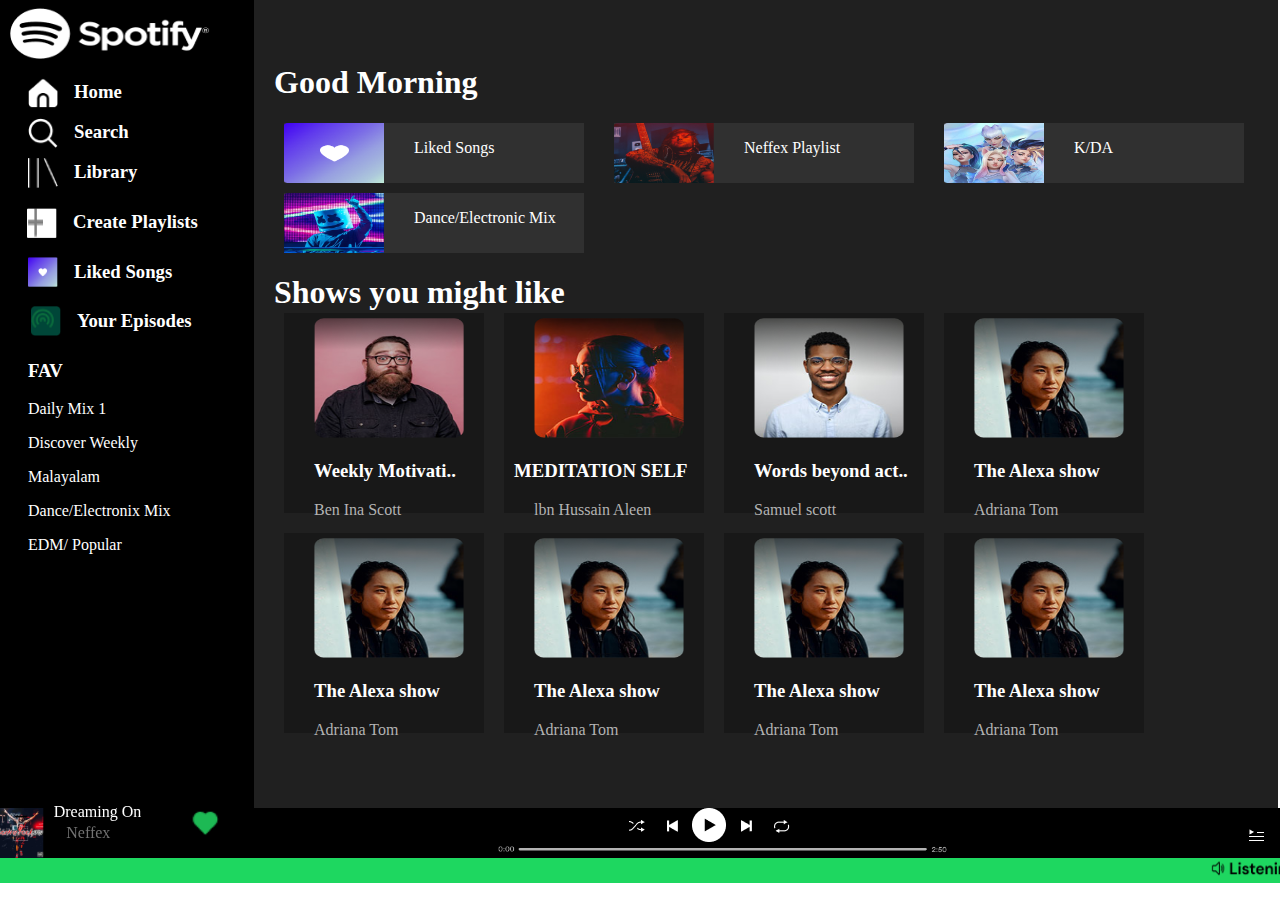
<file: index.html>
<!DOCTYPE html>
<html lang="en">
<head>
    <meta charset="UTF-8"> 
    <meta name="viewport" content="width=device-width, initial-scale=1.0">
    <title>Document</title>
    <link href="style.css" rel="stylesheet"/> 
</head> 
<body>
    <div class="body">
        <div class="top">
            <div class="sidebar-container">
                <div class="logo">
                    <img src="./images/logo.png" alt="logo">
                </div> 
                <div class="home-1"> 
                <img src="./images/fi-ss-home.png">
                <h3>Home</h3>
            </div>
            <div class="search">
             <img src="./images/fi-rs-search.png"> 
             <h3>Search</h3>
            </div>
                <div class="library">
                <img src="./images/library (1).png">  
               <h3>Library</h3>
            </div>
                <div class="plus">
                <img src="./images/fi-ss-plus-small (1).png" class="plus-1">
                <img src="./images/Rectangle 9.png" class="rect-9">  
               <a href="playlist.html"><h3>Create Playlists</h3></a> 
            </div>
                <div class="heart">
                <img src="./images/Group 2.png">    
               <h3>Liked Songs</h3>
            </div>
                 <div class="podcast">
                 <img src="./images/gg_media-podcast (1).png" class="podcast-1">   
                 <img src="./images/Rectangle 10.png" class="rect-10">  
               <h3>Your Episodes</h3>
            </div>
                <div class="fav">
                 <h3>FAV</h3>
                 <p>Daily Mix 1</p>
                 <p>Discover Weekly</p>
                 <p>Malayalam</p>
                 <p>Dance/Electronix Mix</p>
                 <p>EDM/ Popular</p>
                </div> 
                 <!-- <div>
                    <img src="./images/Install App.png" alt="installApp"> 
                </div>  -->
             </div>
             <div class="body-container">
                <div class="user">
                    <img src="./images/User.png" alt="user">
                </div>
                <h1>Good Morning</h1>
                <div class="title-songs-container">
                  <div class="t1">
                    <img src="./images/heart.png">
                    <p>Liked Songs</p>
                  </div>
                  <div class="t2">
                    <img src="./images/Group 1 (1).png">
                    <p>Neffex Playlist</p>
                  </div>
                  <div class="t3">
                    <img src="./images/Group 1.png">
                    <p>K/DA</p>
                  </div>
                </div>
                <div class="t4">
                    <img src="./images/Group 1 (2).png">
                    <p>Dance/Electronic 
                       Mix
                    </p>
                  </div>
                <h1>Shows you might like</h1>
                <div class="shows-container">
                    <div class="show-1">
                        <img src="./images/Rectangle 16.png">
                        <h3>Weekly Motivati..</h3>
                        <p>Ben Ina Scott</p>
                    </div>
                    <div class="show-2">
                        <img src="./images/Rectangle 16 (1).png">
                        <h3>MEDITATION SELF</h3>
                        <p>lbn Hussain Aleen</p>
                    </div>
                    <div class="show-3">
                        <img src="./images/Rectangle 16 (2).png">
                        <h3>Words beyond act..</h3>
                        <p>Samuel scott</p>
                    </div>
                    <div class="show-4">
                        <img src="./images/Rectangle 16 (3).png">
                        <h3>The Alexa show</h3>
                        <p>Adriana Tom</p>
                    </div>
                </div>
                 <div class="shows-container-1">
                    <div class="show-4-1">
                        <img src="./images/Rectangle 16 (3).png">
                        <h3>The Alexa show</h3>
                        <p>Adriana Tom</p>
                    </div>
                    <div class="show-4-1">
                        <img src="./images/Rectangle 16 (3).png">
                        <h3>The Alexa show</h3>
                        <p>Adriana Tom</p>
                    </div>
                    <div class="show-4-1">
                        <img src="./images/Rectangle 16 (3).png">
                        <h3>The Alexa show</h3>
                        <p>Adriana Tom</p>
                    </div>
                    <div class="show-4-1">
                        <img src="./images/Rectangle 16 (3).png">
                        <h3>The Alexa show</h3>
                        <p>Adriana Tom</p>
                    </div>
                </div> 
             </div> 
        </div>
        <div class="footer">
        <div class="footer-container">
            <img src="./images/Rectangle 20.png">
            <p class="para-2">Dreaming On</p>
            <p class="para-3">Neffex</p> 
            <img src="./images/bx_bxs-heart.png" class="img-heart">
        </div>
        <div class="footer-container-2">
            <img src="./images/shuffle.png">
            <img src="./images/back.png">
            <img src="./images/play.png">
            <img src="./images/forward.png">
            <img src="./images/repeat.png">
        </div>
        <div class="footer-container-3">
            <img src="./images/Group 4 (1).png">
        </div>
        <div class="footer-container4">
            <img src="./images/Group 9 (1).png">
        </div>
    </div> 
        <div class="listening-on-device">
        <img src="./images/Listening on DEVICE.png" alt="listening-on-device">
        </div> 
    </div> 
</div> 
</body>
</html>
</file>
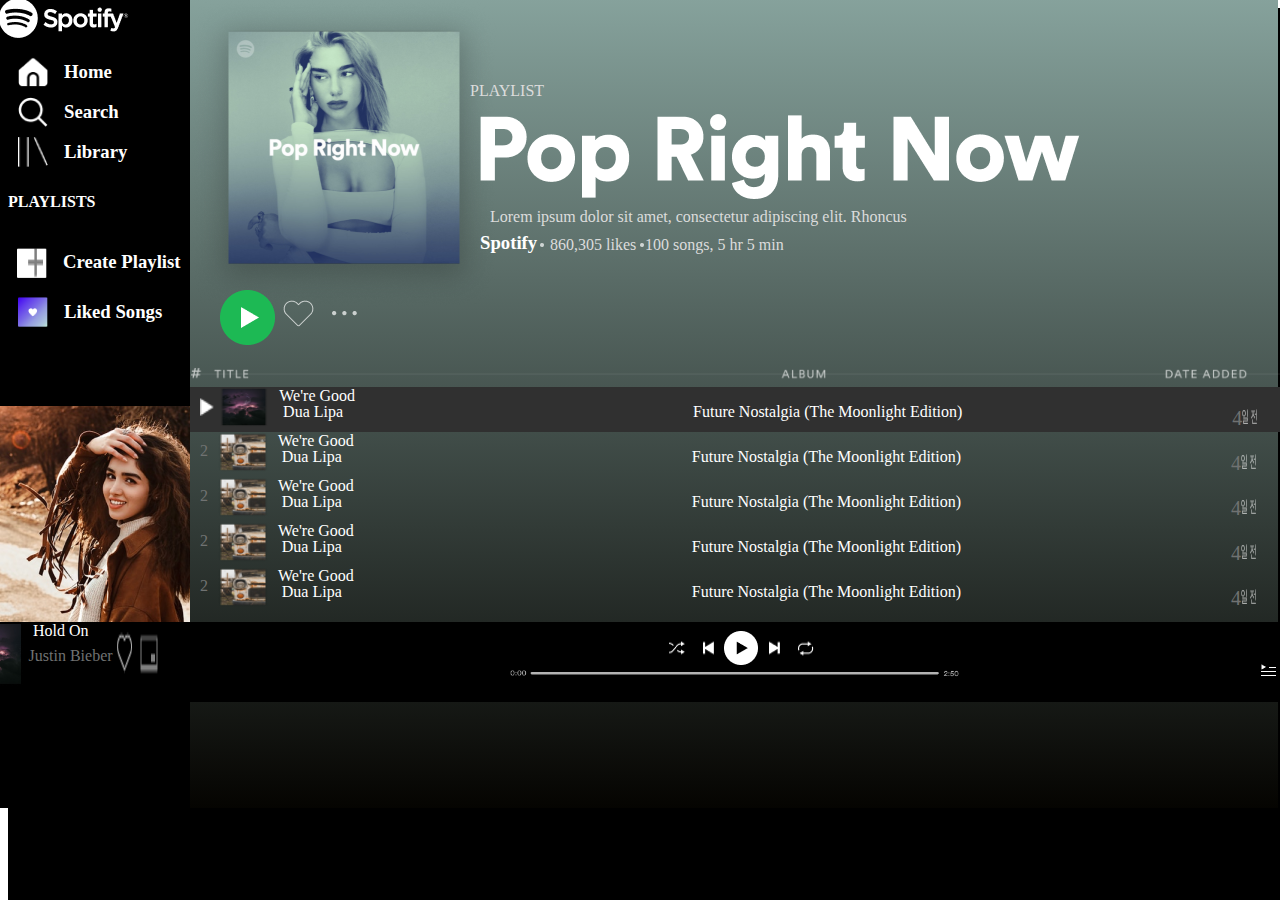
<file: playlist.html>
<!DOCTYPE html>
<html lang="en">
<head>
    <meta charset="UTF-8">
    <meta name="viewport" content="width=device-width, initial-scale=1.0">
    <title>Document</title>
    <link href="styles.css" rel="stylesheet"/> 
</head>
<body>
       <div class="body-1">
        <div class="container">
            <div class="side-container">
                <div class="logo-1">
                    <img src="./images2/logo.png" alt="logo-1">
                </div> 

                <div class="frame">
                    <img src="./images2/fi-ss-home.png">
                    <a href="index.html"><h3>Home</h3></a>
                </div>   
                <div class="frame-1">
                    <img src="./images2/fi-rs-search.png">
                    <h3>Search</h3>
                </div> 
                <div class="frame-2">
                    <img src="./images2/library (1).png">
                    <h3>Library</h3> 
                </div>
                  <h4>PLAYLISTS</h4>
                  <div class="frame-3"> 
                    <img src="./images2/fi-ss-plus-small (1).png" class="plus-2">
                    <img src="./images2/Rectangle 9.png" class="rect-9-1">
                    <h3>Create Playlist</h3>
                </div>
                <div class="frame-4">
                    <img src="./images2/Group 2.png">
                    <h3>Liked Songs</h3> 
                </div>
                <div class="album">
                    <img src="./images2/album art.png" alt="album">
                </div>
            </div>
            <div class="body-container-1">
                <div class="pop-img">
                    <img src="./images2/스크린샷 2021-03-16 오후 4.04 2.png" alt="pop-img">
                </div>
                <p class="text">PLAYLIST</p>
                <div class="pop-text">
                    <img src="./images2/Pop Right Now.png" alt="pop-text">
                </div>
                <p class="para">Lorem ipsum dolor sit amet, consectetur adipiscing elit. Rhoncus</p>
                <h3 class="h4">Spotify</h3>
                <div class="ellipse"><img src="./images2/Ellipse 8.png"></div>
                <p class="likes">860,305 likes</p>
                <div class="ellipse-1"><img src="./images2/Ellipse 9.png"></div>
                <p class="time">100 songs, 5 hr 5 min</p>
             <div class="div-2">  
            <div class="btn">
                <img src="./images2/thumb_play.png"> 
            </div>
            <div class="heart">
                <img src="./images2/heart.png" alt="heart">
            </div>
            <div class="more">
                <img src="./images2/more_big.png"> 
            </div>  
        </div> 
             <div class="title-1">
                <img src="./images2/Group 16.png" alt="title-1">  
             </div>
             <div class="selected">
                <img src="./images2/Polygon 2.png" class="polygon">
                <img src="./images2/Rectangle 9 (2).png" class="r-2">
                <p class="p-2">We're Good</p>
                <p class="p-3">Dua Lipa</p>
                <p class="p-4">Future Nostalgia (The Moonlight Edition)</p>
                <div class="middle">
                    <p>4</p>
                <img src="./images2/일 전.png" class="img-3">
            </div> 
                <div class="end">
                <img src="./images2/heart (2).png" class="h-3">
                <p class="p-5">2:45</p>
                <img src="./images2/more.png" class="mr-1">
            </div> 
             </div>
             <div class="default">
                <p class="para">2</p>
                <img src="./images2/Rectangle 20.png" class="r-3">
                <p class="p-6">We're Good</p>
                <p class="p-7">Dua Lipa</p>
                <p class="p-8">Future Nostalgia (The Moonlight Edition)</p>
                <div class="middle-1">
                    <p>4</p>
                <img src="./images2/일 전.png" class="img-4">
            </div> 
                <div class="end-1">
                <img src="./images2/heart (2).png" class="h-4">
                <p class="p-9">2:45</p>
                <img src="./images2/more.png" class="mr-2">
            </div> 
             </div>
             <div class="default">
                <p class="para">2</p>
                <img src="./images2/Rectangle 20.png" class="r-3">
                <p class="p-6">We're Good</p>
                <p class="p-7">Dua Lipa</p>
                <p class="p-8">Future Nostalgia (The Moonlight Edition)</p>
                <div class="middle-1">
                    <p>4</p>
                <img src="./images2/일 전.png" class="img-4">
            </div> 
                <div class="end-1">
                <img src="./images2/heart (2).png" class="h-4">
                <p class="p-9">2:45</p>
                <img src="./images2/more.png" class="mr-2">
            </div> 
             </div>
             <div class="default">
                <p class="para">2</p>
                <img src="./images2/Rectangle 20.png" class="r-3">
                <p class="p-6">We're Good</p>
                <p class="p-7">Dua Lipa</p>
                <p class="p-8">Future Nostalgia (The Moonlight Edition)</p>
                <div class="middle-1">
                    <p>4</p>
                <img src="./images2/일 전.png" class="img-4">
            </div> 
                <div class="end-1">
                <img src="./images2/heart (2).png" class="h-4">
                <p class="p-9">2:45</p>
                <img src="./images2/more.png" class="mr-2">
            </div> 
             </div>
             <div class="default">
                <p class="para">2</p>
                <img src="./images2/Rectangle 20.png" class="r-3">
                <p class="p-6">We're Good</p>
                <p class="p-7">Dua Lipa</p>
                <p class="p-8">Future Nostalgia (The Moonlight Edition)</p>
                <div class="middle-1">
                    <p>4</p>
                <img src="./images2/일 전.png" class="img-4">
            </div> 
                <div class="end-1">
                <img src="./images2/heart (2).png" class="h-4">
                <p class="p-9">2:45</p>
                <img src="./images2/more.png" class="mr-2">
            </div> 
             </div>
           <div class="footer-1"> 
                <div class="ft-container">
                    <img src="./images2/Rectangle 9 (1).png">
                    <p class="para-2">Hold On</p>
                    <p class="para-3">Justin Bieber</p>
                    <img src="./images2/heart (3).png">
                    <img src="./images2/pip.png">
                </div>
                <div class="ft-container2">
                    <img src="./images2/shuffle.png">
                    <img src="./images2/back.png">
                    <img src="./images2/play.png">
                    <img src="./images2/forward.png">
                    <img src="./images2/repeat.png">
                </div>
                <div class="ft-container3">
                    <img src="./images2/Group 4 (1).png">
                </div>
                <div class="ft-container4">
                    <img src="./images2/Group 9 (1).png">
                </div>
            </div> 
        </div> 
       </div> 
</body>
</html>
</file>
<file: style.css>
.body{
    width: 100vw;
    height: 100vh;
    background-color: white;
    position: fixed;
} 
.top{
    display: flex;
}
.sidebar-container{
    height: 90vh;
    width: 20%;
    background-color: black; 
    margin-top: -10px;
    margin-left: -10px;
}
.logo > img{
    margin-left: 10px;
    margin-top: 10px;
    width:202.58px;
    height:50.53px;
}
.body-container{
   width:80%;
   height:90vh;
   background-color: rgb(32,32,32);
   margin-top: -10px;
}
.user > img{ 
    margin-left:1080px;
}
.title{
    display: flex;
    flex-direction: row;
    margin-top: -10px;
}
.title >img{
    width:350px; 
    height:50px;
    margin-left:20px;
}
.shows > img{
    width:1000px;
    height:400px;
    margin-left:20px;
}
.footer{
    display: flex;
    background-color: black;
   height:50px;
   margin-left: -10px;
   width: 1540px;
   z-index: 1;
   position: relative;
}
.footer-container{
    display: flex;
    color: white;
}
.footer-container > .para-2{
    margin-top: -5px;
    margin-left: 10px;
}
.footer-container > .para-3{
    color: #727272;
    margin-left: -75px;
}
.footer-container >.img-heart{
    margin-left: 80px;
    width: 30px;
    height: 30px;
}
.footer-container-2{
    margin-top: 0px;
    margin-left: 400px;
}
.footer-container-3 > img{
     width: 450px;
     margin-top:35px;
     margin-left: -300px;
}
.footer-container4{ 
    margin-top: 20px;
    margin-left: 300px;
}
.listening-on-device {
    margin-top:5px;
    margin-left: -10px;
}
.middle >a > img{
    height: 150px;
    margin-left: 20px;
    margin-top: 20px;
}
.home > img {
    height:150px;
    margin-top: 20px;
}

.listening-on-device > img{
    margin-top:-20px;
    height: 40px;
    width: 1540px;
} 
               /* sidebar */
.library{
    margin-left: 30px;
    margin-top: -10px;
    color: #fff;
    display: flex;
    gap:1rem;
    height: 50px;
    width: 230px;
    transition: background-color 0.5s ease-in-out;
}
.library > img{
  width:30px;
  height:30px;
  margin-top: 15px;
} 
.library:hover{ 
    height: 50px;
    width: 250px;
    background-color: #727272;
} 
.home-1{
    margin-left: 30px;
    margin-top: 0px;
    color: #fff;
    display:flex;
    gap:1rem;
    height: 50px;
    width: 230px;
     transition: background-color 0.3s ease-in-out;
}
.home-1 > img{
    width:30px;
    height:30px;
    margin-top: 15px;
}
.home-1:hover{ 
    height: 50px;
    width: 250px;
    background-color: #727272;
} 
.search{
    margin-left: 30px;
    margin-top: -10px;
    color: #fff;
    display: flex;
    gap:1rem;
    height: 50px;
    width: 230px;
    transition: background-color 0.3s ease-in-out;
}
.search > img{
    width:30px;
    height:30px;
    margin-top: 15px; 
}
.search:hover{ 
    height: 50px;
    width: 250px;
    background-color: #727272;
} 
.plus{
    margin-left: -18px;
    color: #fff;
    display: flex;
    gap:1rem;
}
.plus > .rect-9{
    width:30px;
    height:30px;
    margin-left: -40px;
    margin-top: 15px;
  }
.plus > .plus-1{
   padding-left: 40px;
   opacity: 0.5;
}
.plus > a{
    text-decoration: none;
    color:#fff;
}
.heart{
    margin-left: 30px;
    color: #fff;
    display: flex;
    margin-top: -10px;
    gap:1rem;
}
.heart > img{
    width:30px;
    height:30px;
    margin-top: 15px;
  } 
.podcast{
    margin-left: -8px;
    color: #fff;
    display: flex;
    margin-top: -10px;
    gap:1rem;
}
.podcast > .rect-10{ 
    width:30px;
    height:30px;
    margin-left: -40px;
    margin-top: 15px;
  }
.podcast > .podcast-1{
    padding-left: 40px;
    width: 25px;
    height: 25px;
    margin-top: 14px;
    opacity: 0.5;
}
.fav{
    margin-top: -10px;
   margin-left: 30px;
   color: #FFFFFF;
}
h1{
    color: #FFFFFF;
    margin-left: 20px;
    margin-top: - 5px;
}
.electronix{
    margin-top: 10px;
    margin-left: 25px;
    width: 350px;
    height: 50px;
}
            /* shows */
.shows-container{
    display:flex;
    margin-left: 30px;
    gap:20px;
}
.show-1{
    Width:200px;
    Height:200px;
    background-color: #181818;
    margin-top: -20px;
} 
.show-1 >img {
    width: 150px;
    height:120px;
    padding-left: 30px;
    padding-top: 5px;
}
.show-1 > h3{
    margin-left: 30px;
    color: white;
}  
.show-1 > p{
    margin-left: 30px;
    color:#B3B3B3;
}
.show-2{
    Width:200px;
    Height:200px;
    background-color: #181818;
    margin-top: -20px;
} 
.show-2 >img {
    width: 150px;
    height:120px;
    padding-left: 30px;
    padding-top: 5px;
}
.show-2 > h3{
    margin-left: 10px;
    color: white;
}  
.show-2 > p{
    margin-left: 30px;
    color:#B3B3B3;
} 
.show-3{
    Width:200px;
    Height:200px;
    background-color: #181818;
    margin-top: -20px;
} 
.show-3 >img {
    width: 150px;
    height:120px;
    padding-left: 30px;
    padding-top: 5px;
}
.show-3 > h3{
    margin-left: 30px;
    color: white;
}  
.show-3 > p{
    margin-left: 30px;
    color:#B3B3B3;
}  
.show-4{
    Width:200px;
    Height:200px;
    background-color: #181818;
    margin-top: -20px;
} 
.show-4 >img {
    width: 150px;
    height:120px;
    padding-left: 30px;
    padding-top: 5px;
}
.show-4 > h3{
    margin-left: 30px;
    color: white;
}  
.show-4 > p{ 
    margin-left: 30px;
    color:#B3B3B3;
} 
.show-4-1{
    Width:200px;
    Height:200px;
    background-color: #181818;
    margin-top: -20px;
} 
.show-4-1 >img {
    width: 150px;
    height:120px;
    padding-left: 30px;
    padding-top: 5px;
}
.show-4-1 > h3{
    margin-left: 30px;
    color: white;
}  
.show-4-1 > p{ 
    margin-left: 30px;
    color:#B3B3B3;
}     
.shows-container-1{
    display:flex;
    margin-left: 30px;
    gap:20px;
    padding-top:40px;
}  
        /* title */
.title-songs-container{
    display: flex;
}       
.t1{
    Width:300px;
    Height:60px;
    background-color: #303030;
    display: flex;
    margin-left: 30px;
}
.t1 > img{
    width: 100px;
    height:60px;
}
.t1 >p{
    color: #FFFFFF;
    padding-left: 30px;
}
.t2{
    Width:300px;
    Height:60px;
    background-color: #303030;
    display: flex;
    margin-left: 30px;
}
.t2 > img{
    width: 100px;
    height:60px;
}
.t2 >p{
    color: #FFFFFF;
    padding-left: 30px;
}
.t3{
    Width:300px;
    Height:60px;
    background-color: #303030;
    display: flex;
    margin-left: 30px;
}
.t3 > img{
    width: 100px;
    height:60px;
}
.t3 >p{
    color: #FFFFFF;
    padding-left: 30px;
}
.t4{
    Width:300px;
    Height:60px;
    background-color: #303030;
    display: flex;
    margin-left: 30px;
    margin-top:10px;
}
.t4 > img{
    width: 100px;
    height:60px;
}
.t4 >p{
    color: #FFFFFF;
    padding-left: 30px;
}
</file>
<file: styles.css>
.body-1{
    width: 100vw;
    height: 100vh;
    background-color: black;
    position: fixed;
}
.side-container{
    height: 90vh;
    width: 15%;
    background-color: black; 
    margin-top: -10px;
    margin-left: -10px;
} 
.body-container-1{ 
    width:85%; 
    height:90vh;
    background: linear-gradient(to top, #050401, #86a29c);
    margin-top: -10px;
 }
 .container{
    display:flex;
 }
 h4{
    color: #fff;
    margin-left:10px;
 }
 .album{
    margin-top:65px;
 }
.album > img {
    width:230px;
}
.text{
   color: gainsboro;
   width: 57px;
   height: 16px;
   margin-top: -230px;
   margin-left: 280px;
}
.pop-text{
    margin-left:290px; 
}
.para{
    margin-left:300px;
    margin-top:5px;
    color: gainsboro;
}
.h4{
    color: #FFFFFF;
    margin-left:290px;
    margin-top:-10px;
}
.ellipse{
    margin-left:350px;
    margin-top: -40px;
}
.likes{
    color: gainsboro;
    margin-left:360px;
    margin-top:-15px;
}
.ellipse-1{
    margin-left:450px;
    margin-top: -37px;
}
.time{
    color: gainsboro;
    margin-left:455px;
    margin-top:-15px;
}
.btn{
    margin-left:30px; 
    margin-top:20px;
}
.div-2{
     display: flex;
}
.heart{
    margin-top:20px;
}
.more{
    margin-top:20px;
} 
.title-1 > img{
width: 1400px;
height: 34.16px;
top: 514px;
left: 258.3px;
border: 1px; 
}
.selected{
    display: flex;
    width: 1300px;
    height: 45px;
    background-color: #303030;
}
.selected > .polygon{
    height: 20px;
    margin-left: 10px;
    margin-top: 10px;
}
.selected >.r-2{
     height: 40px;
     width: 50px;
     padding-left: 5px;
}
.selected > .p-2{
  margin-top: 0px;
  padding-left: 10px;
  color: #fff;
}
.selected > .p-3{
   margin-left: -72px;
   color: #fff;
}
.selected > .p-4{
    padding-left: 350px;
    color: #FFFFFF;
}
.end{
    display: flex;
    justify-content:space-evenly;
    padding-left:90px;
}
.middle{
    display: flex;
    padding-left: 270px;
}
.middle >.img-3{
    width:15px;
    height:15px;
    padding-top: 22px;
}
.middle >p{
    color: #707272;
    font-size: 20px;
}
.end > .p-5{
    color: #707272;
}


.default{
    display: flex;
    width: 1400px;
    height: 45px;
}
.default > .para{
    color: #707272;
    margin-left: 10px;
    margin-top: 10px;
}
.default >.r-3{
     height: 40px;
     width: 50px;
     padding-left: 10px;
}
.default > .p-6{
  margin-top: 0px;
  padding-left: 10px;
  color: #fff;
}
.default > .p-7{
   margin-left: -72px;
   color: #fff;
}
.default > .p-8{
    padding-left: 350px;
    color: #FFFFFF;
}
.end-1{
    display: flex;
    justify-content:space-evenly;
    padding-left:90px;
}
.end-1 > .p-9{
    color: #707272;
}
.middle-1{
    display: flex;
    padding-left: 270px;
}
.middle-1 >.img-4{
    width:15px;
    height:15px;
    padding-top: 22px;
}
.middle-1 >p{
    color: #707272;
    font-size: 20px;
}
.footer-1{
   width: 1540px;
   height:80px;
   background-color: black;
   margin-left: -230px;
   margin-top: 10px;
}
.ft-container{
    display: flex;
}
.ft-container > p{
    color: #FFFFFF;
}
.ft-container2{
    display: flex;
    margin-left: 700px;
    margin-top: -55px;
}
.ft-container3{
    margin-left: 550px;
}
.ft-container3 > img{
    width: 450px;
}
.ft-container4{
    margin-top: -20px;
    margin-left: 1300px;
}
.ft-container > .para-2{
    margin-top: 0px;
    padding-left: 10px;
}
.ft-container > .para-3{
    margin-top: 25px;
    margin-left: -60px;
    color: #707272;
}
                        /* sidebar */

.frame{
 margin-left: 20px; 
 margin-top: 0px;
 color: #fff;
 display:flex;
 gap:1rem;
 height: 50px;
width: 230px;
transition: background-color 0.5s ease-in-out;
}
.frame > a{
    text-decoration: none;
    color: #fff;
}
.frame > img{
 width:30px;
 height:30px;
 margin-top: 15px;
} 
.frame:hover{ 
    height: 50px;
    width: 200px;
    background-color: #727272;
} 
.frame-1{
    margin-left: 20px;
    margin-top: -10px;
    color: #fff;
    display: flex;
    gap:1rem;
    height: 50px;
    width: 230px;
    transition: background-color 0.5s ease-in-out;
}
.frame-1 > img{ 
    width:30px;
    height:30px;
    margin-top: 15px;
} 
.frame-1:hover{ 
    height: 50px;
    width: 200px;
    background-color: #727272;
} 
.frame-2{
    margin-left: 20px;
    margin-top: -10px;
    color: #fff;
    display: flex;
    gap:1rem;
    height: 50px;
    width: 230px;
    transition: background-color 0.5s ease-in-out;
}
.frame-2 > img{ 
    width:30px;
    height:30px;
    margin-top: 15px;
}
.frame-2:hover{ 
    height: 50px;
    width: 200px;
    background-color: #727272;
} 
.frame-4{
    margin-left: 20px;
    color: #fff;
    display: flex;
    margin-top: -10px;
    gap:1rem;
}
.frame-4 > img{
    width:30px;
    height:30px;
    margin-top: 15px;
  } 
  .frame-3{
    margin-left: -18px;
    color: #fff;
    display: flex;
    gap:1rem;
}
.frame-3 > .rect-9-1{ 
    width:30px;
    height:30px;
    margin-left: -50px;
    margin-top: 15px;
  }
.frame-3> .plus-2{
   padding-left: 40px;
   opacity: 0.5;
}
</file>
